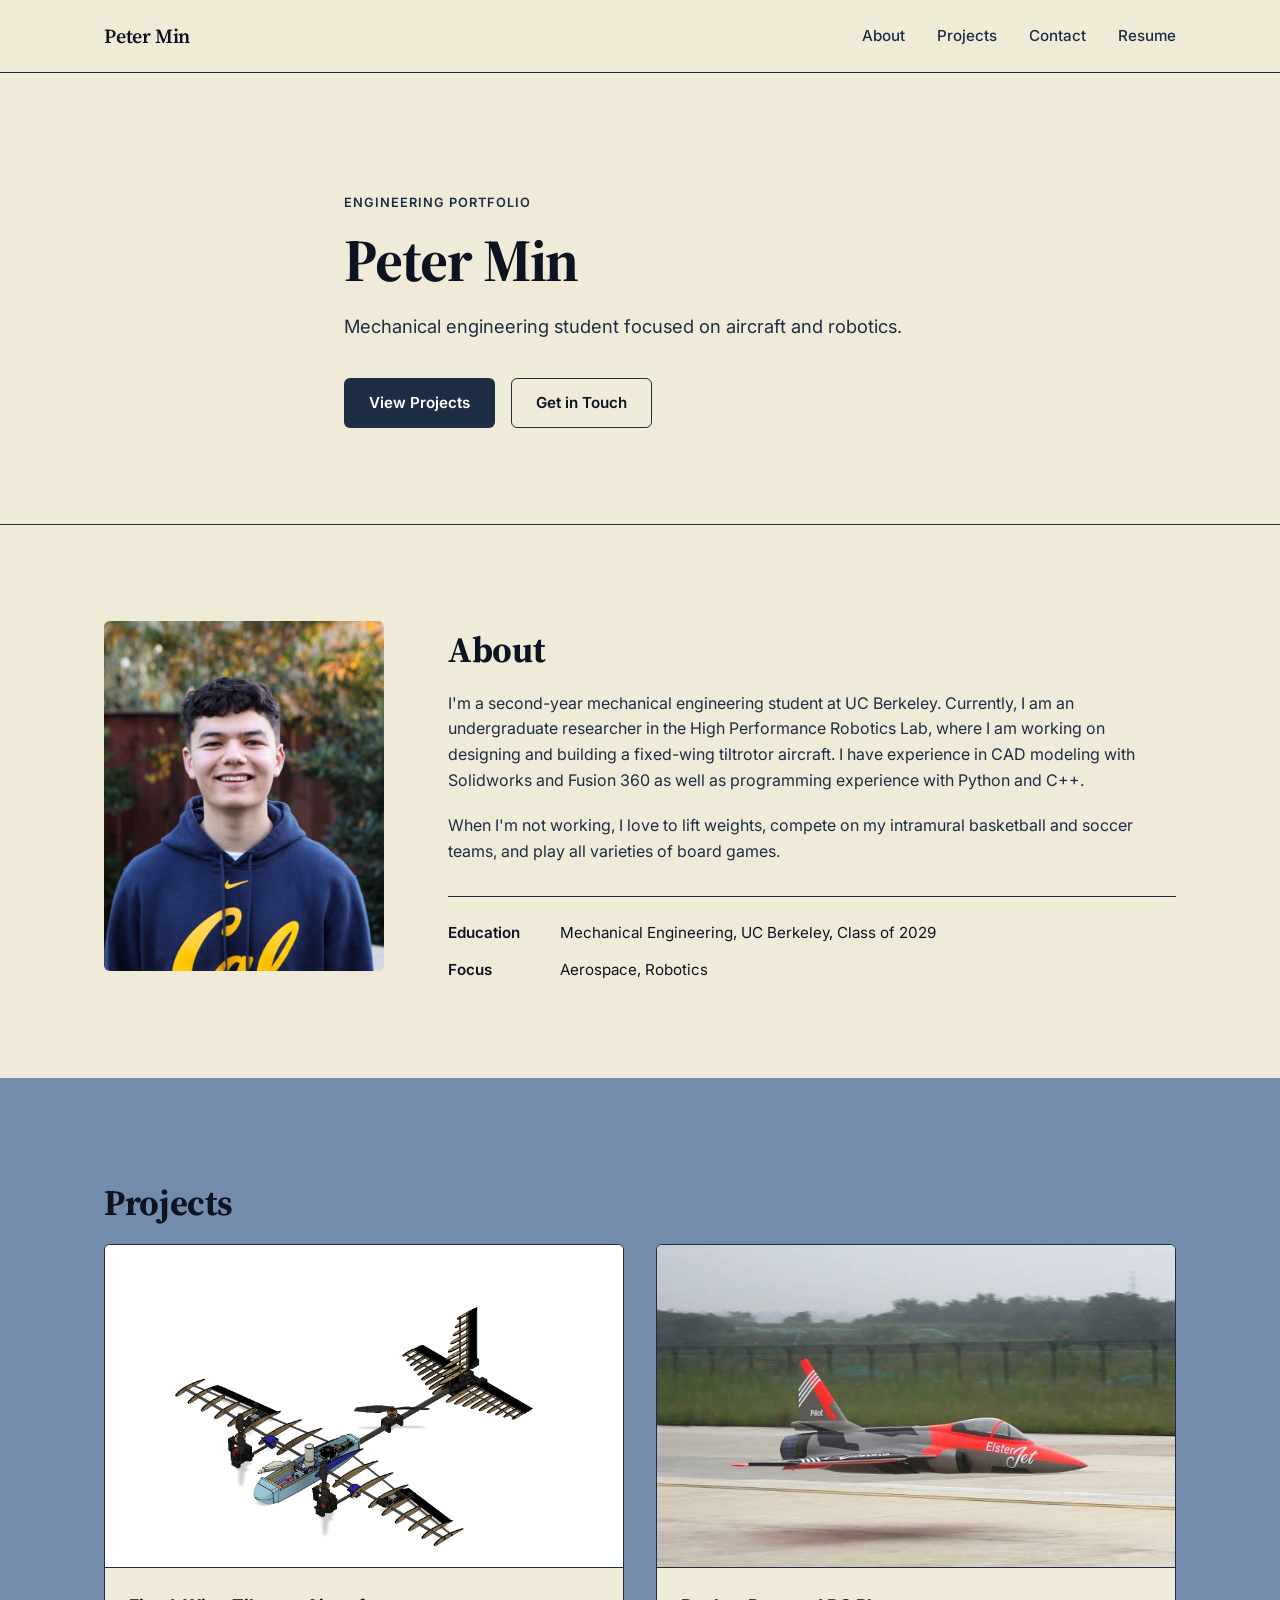
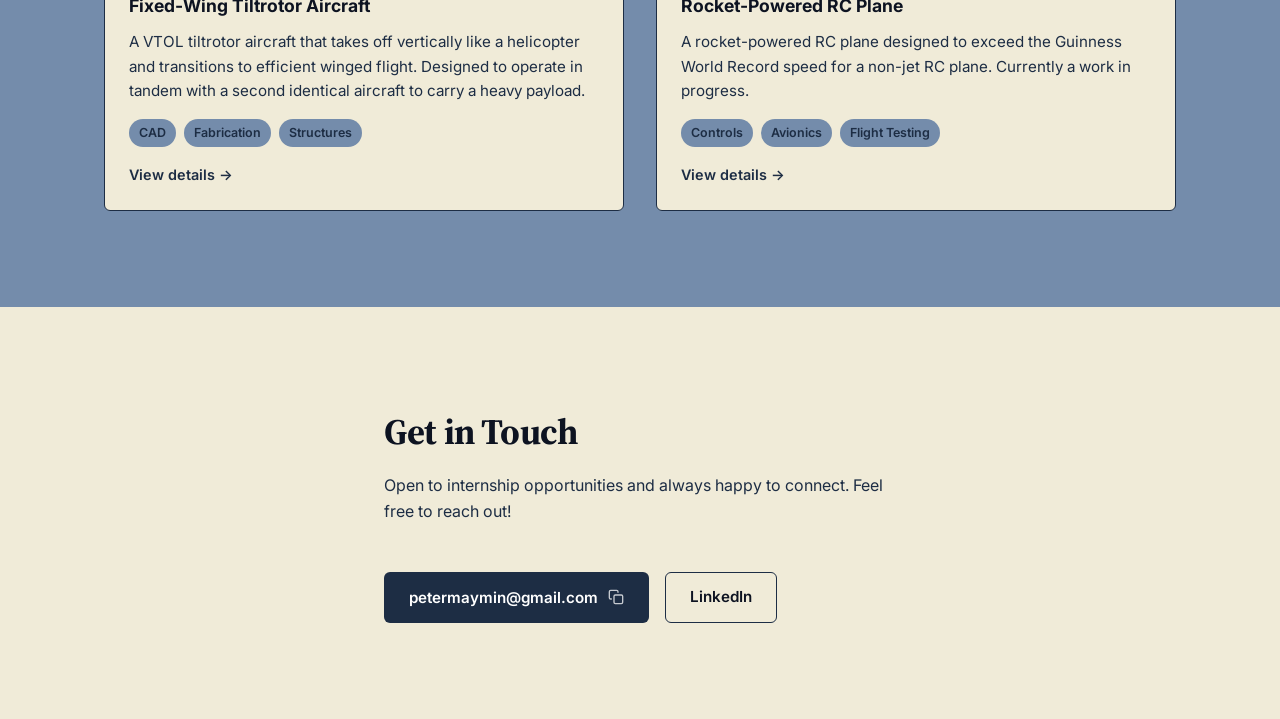
<file: index.html>
<!DOCTYPE html>
<html lang="en">
<head>
<meta charset="UTF-8">
<meta name="viewport" content="width=device-width, initial-scale=1.0">
<title>Peter Min — Engineering Portfolio</title>
<meta name="description" content="Engineering portfolio of Peter Min.">
<meta name="color-scheme" content="light">
<link rel="stylesheet" href="css/style.css">
<link rel="preconnect" href="https://fonts.googleapis.com">
<link rel="preconnect" href="https://fonts.gstatic.com" crossorigin>
<link href="https://fonts.googleapis.com/css2?family=Inter:wght@400;500;600;700&family=Source+Serif+4:opsz,wght@8..60,500;8..60,600&display=swap" rel="stylesheet">
</head>
<body>

<a class="skip-link" href="#main">Skip to content</a>

<header class="site-header">
  <div class="container header-inner">
    <a href="#" class="logo">Peter Min</a>
    <nav class="nav">
      <button class="nav-toggle" aria-label="Toggle navigation" aria-expanded="false">
        <span></span><span></span><span></span>
      </button>
      <ul class="nav-links">
        <li><a href="#about">About</a></li>
        <li><a href="#projects">Projects</a></li>
        <li><a href="#contact">Contact</a></li>
        <li><a href="files/Peter_Min_Resume.pdf" target="_blank" rel="noopener">Resume</a></li>
      </ul>
    </nav>
  </div>
</header>

<main id="main">

  <!-- Hero -->
  <section class="hero">
    <div class="container hero-inner">
      <p class="eyebrow">Engineering Portfolio</p>
      <h1>Peter Min</h1>
      <p class="hero-subtitle">
        Mechanical engineering student focused on aircraft and robotics. 
      </p>
      <div class="hero-actions">
        <a href="#projects" class="btn btn-primary">View Projects</a>
        <a href="#contact" class="btn btn-outline">Get in Touch</a>
      </div>
    </div>
  </section>

  <!-- About -->
  <section id="about" class="section">
    <div class="container about-grid">
      <div class="about-image">
        <img src="files/profile-photo.jpg" alt="Peter Min" class="about-photo">
      </div>
      <div class="about-text">
        <h2 class="section-title">About</h2>
        <p>
          I'm a second-year mechanical engineering student at UC Berkeley. 
          Currently, I am an undergraduate researcher in the High Performance 
          Robotics Lab, where I am working on designing and building a 
          fixed-wing tiltrotor aircraft. I have experience in CAD modeling
          with Solidworks and Fusion 360 as well as programming experience 
          with Python and C++. 
        </p>
        <p>
          When I'm not working, I love to lift weights, compete on my intramural
          basketball and soccer teams, and play all varieties of board games. 
        </p>
        <ul class="about-facts">
          <!-- <li><span>Location</span>[City, State]</li> -->
          <li><span>Education</span>Mechanical Engineering, UC Berkeley, Class of 2029</li>
          <li><span>Focus</span>Aerospace, Robotics</li>
        </ul>
      </div>
    </div>
  </section>

  <!-- Projects -->
  <section id="projects" class="section section-alt">
    <div class="container">
      <h2 class="section-title">Projects</h2>
      <!-- <p class="section-subtitle">A selection of design, analysis, and build work.</p> -->

      <div class="project-grid">

         <article class="project-card">
          <img src="files/TiltrotorCoverPhoto.png" alt="Tiltrotor project" class="project-image">
          <div class="project-body">
            <h3>Fixed-Wing Tiltrotor Aircraft</h3>
            <p>A VTOL tiltrotor aircraft that takes off vertically like a 
              helicopter and transitions to efficient winged flight. 
              Designed to operate in tandem with a second identical aircraft 
              to carry a heavy payload.</p>
            <ul class="tag-list">
              <li>CAD</li>
              <li>Fabrication</li>
              <li>Structures</li>
            </ul>
            <a href="projects/tiltrotor.html" class="project-link">View details &rarr;</a>
          </div>
        </article>

        <article class="project-card">
          <img src="files/RCPlaneCoverPhoto.jpg" alt="RC Plane project" class="project-image">
          <div class="project-body">
            <h3>Rocket-Powered RC Plane</h3>
            <p>A rocket-powered RC plane designed to exceed the Guinness 
              World Record speed for a non-jet RC plane. Currently a work 
              in progress.</p>
            <ul class="tag-list">
              <li>Controls</li>
              <li>Avionics</li>
              <li>Flight Testing</li>
            </ul>
            <a href="projects/rc-plane.html" class="project-link">View details &rarr;</a>
          </div>
        </article>

      </div>
    </div>
  </section>
  
  <!-- Skills -->
   <!-- 
  <section id="skills" class="section">
    <div class="container">
      <h2 class="section-title">Skills</h2>
      <div class="skills-grid">
        <div class="skill-group">
          <h3>Design &amp; CAD</h3>
          <ul>
            <li>SolidWorks</li>
            <li>AutoCAD</li>
            <li>Fusion 360</li>
          </ul>
        </div>
        <div class="skill-group">
          <h3>Analysis</h3>
          <ul>
            <li>Finite Element Analysis</li>
            <li>MATLAB</li>
            <li>Structural Calculations</li>
          </ul>
        </div>
        <div class="skill-group">
          <h3>Fabrication</h3>
          <ul>
            <li>CNC Machining</li>
            <li>3D Printing</li>
            <li>Welding</li>
          </ul>
        </div>
        <div class="skill-group">
          <h3>Other</h3>
          <ul>
            <li>Project Management</li>
            <li>Technical Writing</li>
            <li>[Add more]</li>
          </ul>
        </div>
      </div>
    </div>
  </section>
-->
  <!-- Contact -->
  <section id="contact" class="section">
    <div class="container contact-inner">
      <h2 class="section-title">Get in Touch</h2>
      <p class="section-subtitle">
        Open to internship opportunities and always happy to connect. Feel free to reach out!
      </p>
      <div class="contact-links">
        <button type="button" class="btn btn-primary email-btn" data-copy="petermaymin@gmail.com" aria-label="Copy email address" title="Copy email address">
          petermaymin@gmail.com
          <span class="copy-icon" aria-hidden="true">
            <svg class="icon-copy" viewBox="0 0 24 24" fill="none" stroke="currentColor" stroke-width="2" stroke-linecap="round" stroke-linejoin="round" aria-hidden="true"><rect x="9" y="9" width="13" height="13" rx="2"></rect><path d="M5 15H4a2 2 0 0 1-2-2V4a2 2 0 0 1 2-2h9a2 2 0 0 1 2 2v1"></path></svg>
            <svg class="icon-check" viewBox="0 0 24 24" fill="none" stroke="currentColor" stroke-width="2" stroke-linecap="round" stroke-linejoin="round" aria-hidden="true"><polyline points="20 6 9 17 4 12"></polyline></svg>
          </span>
        </button>
        <a href="https://www.linkedin.com/in/peter-min-profile" class="btn btn-outline" target="_blank" rel="noopener">LinkedIn</a>
      </div>
    </div>
  </section>

</main>

<div class="toast" role="status" aria-live="polite"></div>

<!--
<footer class="site-footer">
  <div class="container">
    <p>&copy; <span id="year"></span> Peter Min. All rights reserved.</p>
  </div>
</footer>
-->
<script src="js/main.js"></script>
</body>
</html>
</file>
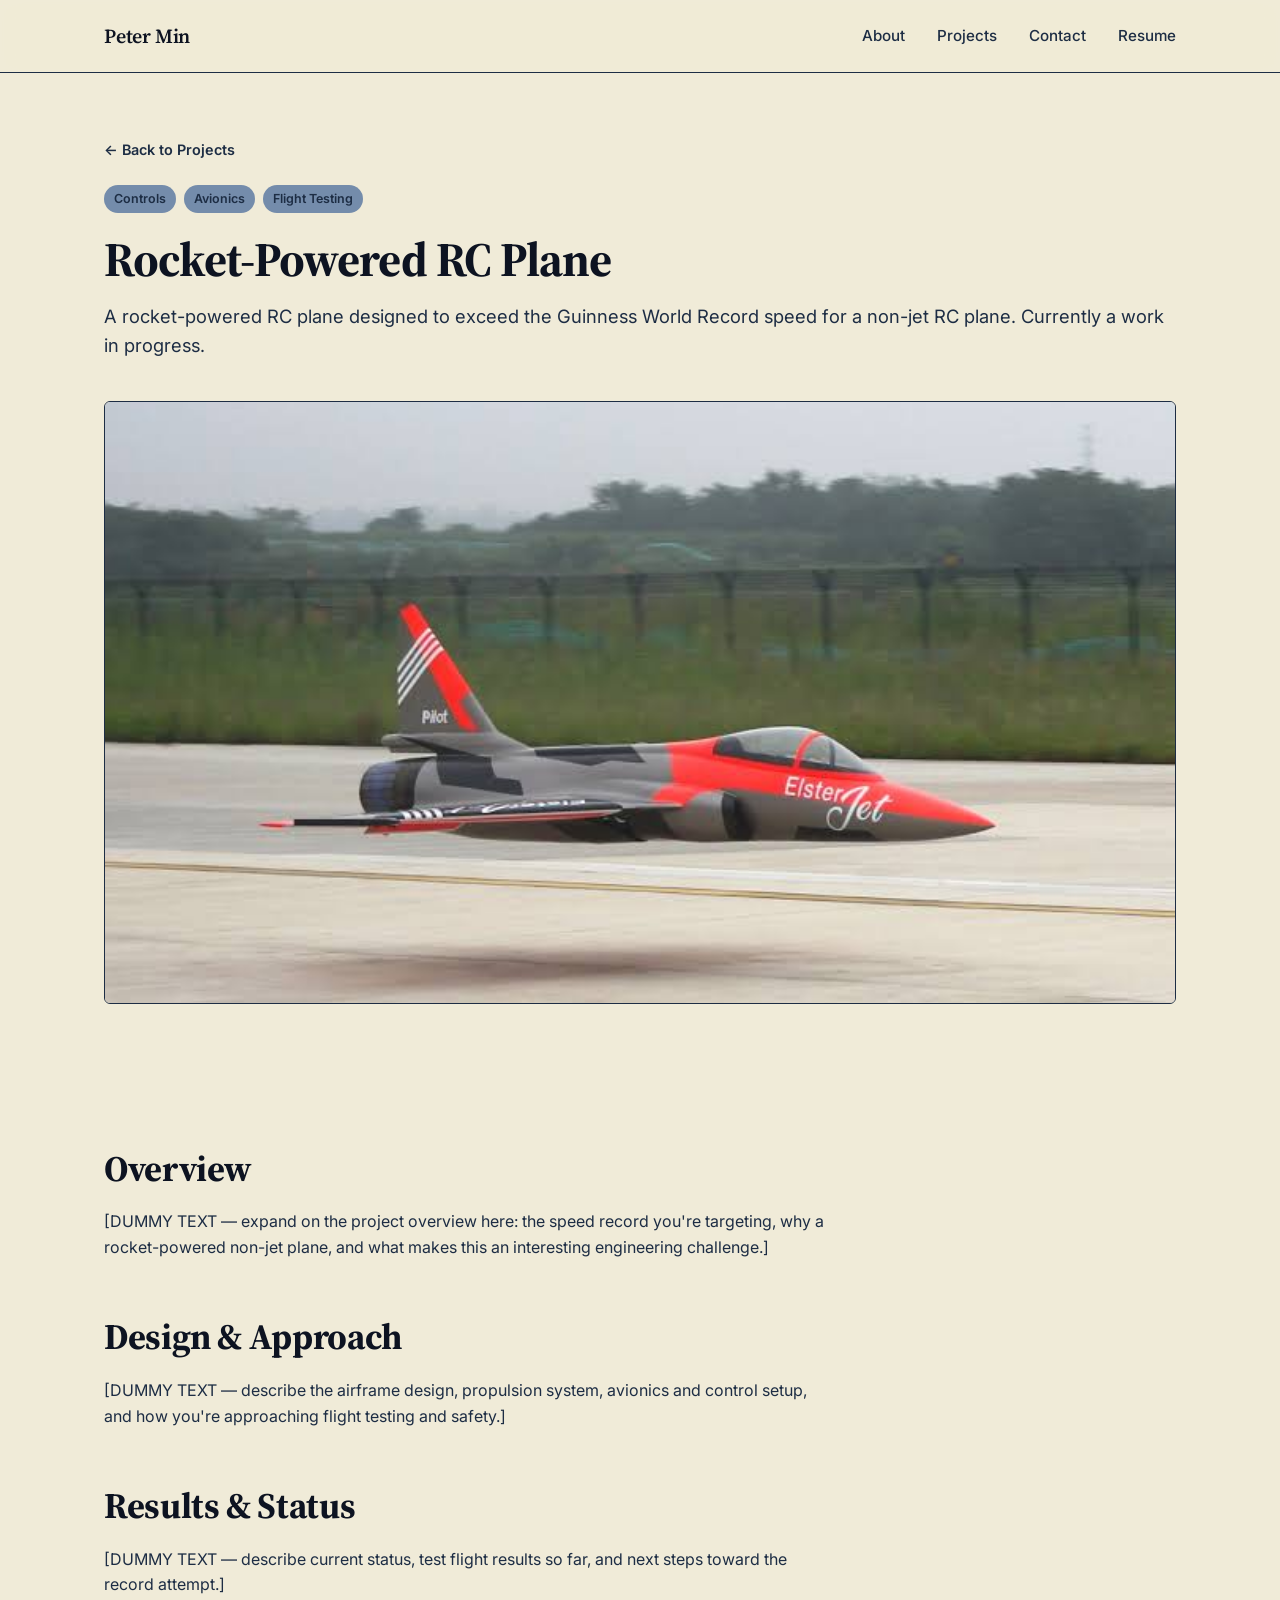
<file: projects/rc-plane.html>
<!DOCTYPE html>
<html lang="en">
<head>
<meta charset="UTF-8">
<meta name="viewport" content="width=device-width, initial-scale=1.0">
<title>Rocket-Powered RC Plane — Peter Min</title>
<meta name="description" content="Rocket-Powered RC Plane project by Peter Min.">
<meta name="color-scheme" content="light">
<link rel="stylesheet" href="../css/style.css">
<link rel="preconnect" href="https://fonts.googleapis.com">
<link rel="preconnect" href="https://fonts.gstatic.com" crossorigin>
<link href="https://fonts.googleapis.com/css2?family=Inter:wght@400;500;600;700&family=Source+Serif+4:opsz,wght@8..60,500;8..60,600&display=swap" rel="stylesheet">
</head>
<body>

<a class="skip-link" href="#main">Skip to content</a>

<header class="site-header">
  <div class="container header-inner">
    <a href="../index.html" class="logo">Peter Min</a>
    <nav class="nav">
      <button class="nav-toggle" aria-label="Toggle navigation" aria-expanded="false">
        <span></span><span></span><span></span>
      </button>
      <ul class="nav-links">
        <li><a href="../index.html#about">About</a></li>
        <li><a href="../index.html#projects">Projects</a></li>
        <li><a href="../index.html#contact">Contact</a></li>
        <li><a href="../files/Peter_Min_Resume.pdf" target="_blank" rel="noopener">Resume</a></li>
      </ul>
    </nav>
  </div>
</header>

<main id="main">

  <section class="project-intro">
    <div class="container">
      <a href="../index.html#projects" class="back-link">&larr; Back to Projects</a>
      <ul class="tag-list">
        <li>Controls</li>
        <li>Avionics</li>
        <li>Flight Testing</li>
      </ul>
      <h1>Rocket-Powered RC Plane</h1>
      <p class="hero-subtitle">
        A rocket-powered RC plane designed to exceed the Guinness World Record speed
        for a non-jet RC plane. Currently a work in progress.
      </p>
    </div>
  </section>

  <div class="container">
    <img src="../files/RCPlaneCoverPhoto.jpg" alt="Rocket-Powered RC Plane" class="project-detail-image">
  </div>

  <section class="section">
    <div class="container project-content">
      <h2 class="section-title">Overview</h2>
      <p>[DUMMY TEXT — expand on the project overview here: the speed record you're
        targeting, why a rocket-powered non-jet plane, and what makes this an
        interesting engineering challenge.]</p>

      <h2 class="section-title">Design &amp; Approach</h2>
      <p>[DUMMY TEXT — describe the airframe design, propulsion system, avionics
        and control setup, and how you're approaching flight testing and safety.]</p>

      <h2 class="section-title">Results &amp; Status</h2>
      <p>[DUMMY TEXT — describe current status, test flight results so far, and
        next steps toward the record attempt.]</p>
    </div>
  </section>

</main>
<!--
<footer class="site-footer">
  <div class="container">
    <p>&copy; <span id="year"></span> Peter Min. All rights reserved.</p>
  </div>
</footer>
-->
<script src="../js/main.js"></script>
</body>
</html>
</file>
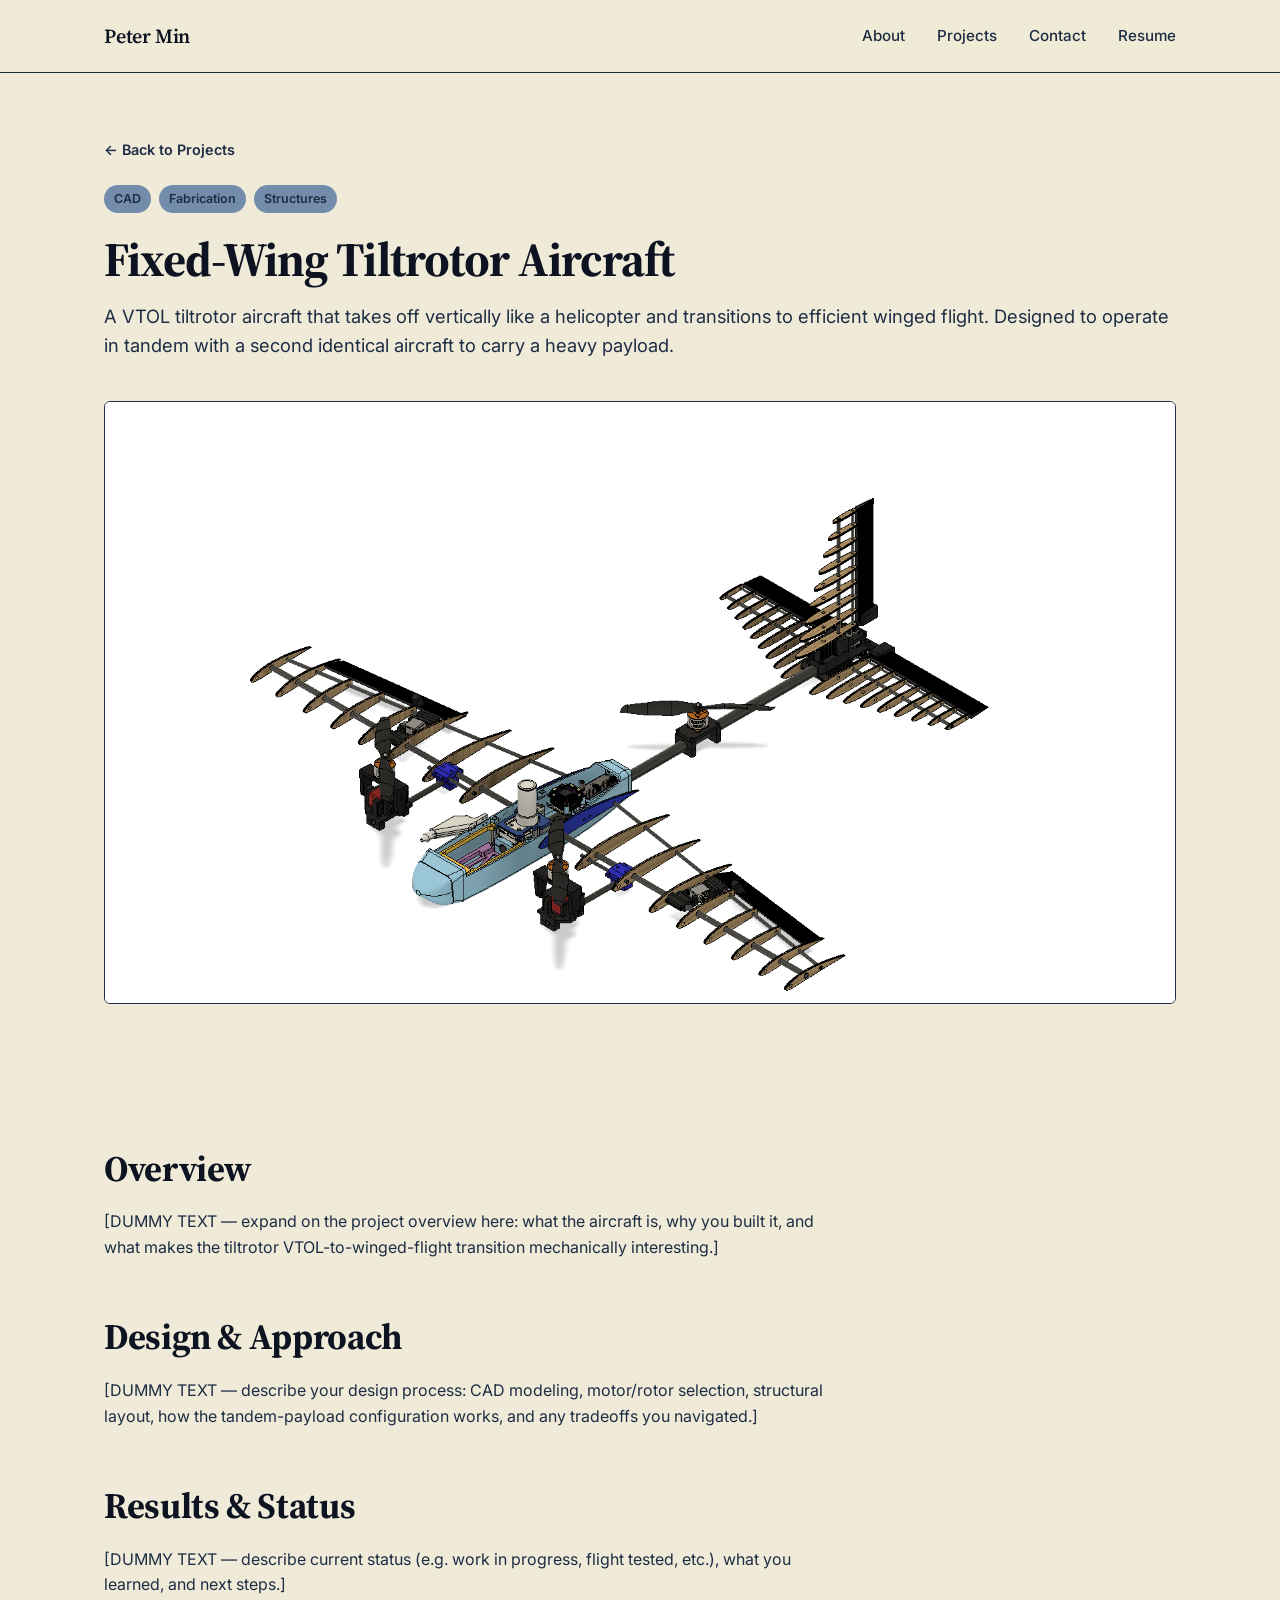
<file: projects/tiltrotor.html>
<!DOCTYPE html>
<html lang="en">
<head>
<meta charset="UTF-8">
<meta name="viewport" content="width=device-width, initial-scale=1.0">
<title>Fixed-Wing Tiltrotor Aircraft — Peter Min</title>
<meta name="description" content="Fixed-Wing Tiltrotor Aircraft project by Peter Min.">
<meta name="color-scheme" content="light">
<link rel="stylesheet" href="../css/style.css">
<link rel="preconnect" href="https://fonts.googleapis.com">
<link rel="preconnect" href="https://fonts.gstatic.com" crossorigin>
<link href="https://fonts.googleapis.com/css2?family=Inter:wght@400;500;600;700&family=Source+Serif+4:opsz,wght@8..60,500;8..60,600&display=swap" rel="stylesheet">
</head>
<body>

<a class="skip-link" href="#main">Skip to content</a>

<header class="site-header">
  <div class="container header-inner">
    <a href="../index.html" class="logo">Peter Min</a>
    <nav class="nav">
      <button class="nav-toggle" aria-label="Toggle navigation" aria-expanded="false">
        <span></span><span></span><span></span>
      </button>
      <ul class="nav-links">
        <li><a href="../index.html#about">About</a></li>
        <li><a href="../index.html#projects">Projects</a></li>
        <li><a href="../index.html#contact">Contact</a></li>
        <li><a href="../files/Peter_Min_Resume.pdf" target="_blank" rel="noopener">Resume</a></li>
      </ul>
    </nav>
  </div>
</header>

<main id="main">

  <section class="project-intro">
    <div class="container">
      <a href="../index.html#projects" class="back-link">&larr; Back to Projects</a>
      <ul class="tag-list">
        <li>CAD</li>
        <li>Fabrication</li>
        <li>Structures</li>
      </ul>
      <h1>Fixed-Wing Tiltrotor Aircraft</h1>
      <p class="hero-subtitle">
        A VTOL tiltrotor aircraft that takes off vertically like a helicopter and
        transitions to efficient winged flight. Designed to operate in tandem with a
        second identical aircraft to carry a heavy payload.
      </p>
    </div>
  </section>

  <div class="container">
    <img src="../files/TiltrotorCoverPhoto.png" alt="Fixed-Wing Tiltrotor Aircraft" class="project-detail-image">
  </div>

  <section class="section">
    <div class="container project-content">
      <h2 class="section-title">Overview</h2>
      <p>[DUMMY TEXT — expand on the project overview here: what the aircraft is,
        why you built it, and what makes the tiltrotor VTOL-to-winged-flight
        transition mechanically interesting.]</p>

      <h2 class="section-title">Design &amp; Approach</h2>
      <p>[DUMMY TEXT — describe your design process: CAD modeling, motor/rotor
        selection, structural layout, how the tandem-payload configuration works,
        and any tradeoffs you navigated.]</p>

      <h2 class="section-title">Results &amp; Status</h2>
      <p>[DUMMY TEXT — describe current status (e.g. work in progress, flight
        tested, etc.), what you learned, and next steps.]</p>
    </div>
  </section>

</main>
<!--
<footer class="site-footer">
  <div class="container">
    <p>&copy; <span id="year"></span> Peter Min. All rights reserved.</p>
  </div>
</footer>
-->
<script src="../js/main.js"></script>
</body>
</html>
</file>
<file: css/style.css>
/* ---------------------------------
   Custom properties
--------------------------------- */
:root {
  --color-bg: #f0ebd8;
  --color-bg-alt: #748CAB;
  --color-text: #0d1321;
  --color-text-muted: #1d2d44;
  --color-border: #1d2d44;
  --color-accent: #1d2d44;
  --color-accent-dark: #0d1321;
  --font-sans: 'Inter', -apple-system, BlinkMacSystemFont, 'Segoe UI', sans-serif;
  --font-serif: 'Source Serif 4', Georgia, serif;
  --max-width: 1120px;
  --radius: 6px;
}

/* ---------------------------------
   Reset & base
--------------------------------- */
* { box-sizing: border-box; }

html { scroll-behavior: smooth; }

body {
  margin: 0;
  font-family: var(--font-sans);
  color: var(--color-text);
  background: var(--color-bg);
  line-height: 1.6;
  -webkit-font-smoothing: antialiased;
}

img { max-width: 100%; display: block; }

a { color: inherit; text-decoration: none; }
a:visited { color: inherit; }

ul { list-style: none; margin: 0; padding: 0; }

.container {
  max-width: var(--max-width);
  margin: 0 auto;
  padding: 0 24px;
}

.skip-link {
  position: absolute;
  left: -999px;
  top: 0;
  background: var(--color-accent);
  color: #fff;
  padding: 10px 16px;
  z-index: 1000;
}
.skip-link:focus { left: 12px; top: 12px; }

/* ---------------------------------
   Buttons
--------------------------------- */
.btn {
  display: inline-block;
  padding: 12px 24px;
  border-radius: var(--radius);
  font-family: inherit;
  font-weight: 600;
  font-size: 0.95rem;
  border: 1px solid transparent;
  cursor: pointer;
  transition: transform 0.15s ease, background-color 0.15s ease, color 0.15s ease, border-color 0.15s ease;
}
.btn:hover { transform: translateY(-1px); }

.btn-primary,
.btn-primary:link,
.btn-primary:visited {
  background: var(--color-accent);
  color: #fff;
}
.btn-primary:hover { background: var(--color-accent-dark); }

.btn-outline {
  border-color: var(--color-border);
  color: var(--color-text);
}
.btn-outline:hover { border-color: var(--color-accent); color: var(--color-accent); }

.btn-small {
  padding: 8px 16px;
  font-size: 0.85rem;
}

/* ---------------------------------
   Header
--------------------------------- */
.site-header {
  position: sticky;
  top: 0;
  z-index: 100;
  background: color-mix(in srgb, var(--color-bg) 90%, transparent);
  backdrop-filter: saturate(180%) blur(10px);
  border-bottom: 1px solid var(--color-border);
}

.header-inner {
  display: flex;
  align-items: center;
  justify-content: space-between;
  height: 72px;
}

.logo {
  font-family: var(--font-serif);
  font-weight: 600;
  font-size: 1.25rem;
  letter-spacing: -0.01em;
}

.nav { display: flex; align-items: center; }

.nav-links {
  display: flex;
  align-items: center;
  gap: 32px;
}

.nav-links a:not(.btn) {
  font-size: 0.95rem;
  font-weight: 500;
  color: var(--color-text-muted);
}
.nav-links a:not(.btn):hover { color: var(--color-text); }

.nav-toggle {
  display: none;
  flex-direction: column;
  justify-content: center;
  gap: 5px;
  width: 36px;
  height: 36px;
  background: none;
  border: none;
  cursor: pointer;
}
.nav-toggle span {
  display: block;
  width: 100%;
  height: 2px;
  background: var(--color-text);
}

/* ---------------------------------
   Hero
--------------------------------- */
.hero {
  padding: 120px 0 96px;
  border-bottom: 1px solid var(--color-border);
}

.hero-inner { max-width: 640px; }

.eyebrow {
  text-transform: uppercase;
  letter-spacing: 0.08em;
  font-size: 0.8rem;
  font-weight: 600;
  color: var(--color-accent);
  margin: 0 0 16px;
}

.hero h1 {
  font-family: var(--font-serif);
  font-size: clamp(2.5rem, 5vw, 3.75rem);
  line-height: 1.05;
  margin: 0 0 20px;
  letter-spacing: -0.02em;
}

.hero-subtitle {
  font-size: 1.15rem;
  color: var(--color-text-muted);
  margin: 0 0 36px;
}

.hero-actions { display: flex; gap: 16px; flex-wrap: wrap; }

/* ---------------------------------
   Sections
--------------------------------- */
.section { padding: 96px 0; }
.section-alt { background: var(--color-bg-alt); }

.section-title {
  font-family: var(--font-serif);
  font-size: clamp(1.75rem, 3vw, 2.25rem);
  margin: 0 0 12px;
  letter-spacing: -0.01em;
}

.section-subtitle {
  color: var(--color-text-muted);
  margin: 0 0 48px;
  max-width: 560px;
}

/* ---------------------------------
   About
--------------------------------- */
.about-grid {
  display: grid;
  grid-template-columns: 280px 1fr;
  gap: 64px;
  align-items: start;
}

.image-placeholder {
  background: var(--color-bg-alt);
  border: 1px dashed var(--color-border);
  color: var(--color-text-muted);
  display: flex;
  align-items: center;
  justify-content: center;
  font-size: 0.9rem;
  border-radius: var(--radius);
}

.about-image .image-placeholder {
  aspect-ratio: 4 / 5;
}

.about-photo {
  width: 100%;
  aspect-ratio: 4 / 5;
  object-fit: cover;
  border-radius: var(--radius);
}

.about-text p {
  color: var(--color-text-muted);
  margin: 0 0 20px;
}

.about-facts {
  margin-top: 32px;
  border-top: 1px solid var(--color-border);
  padding-top: 24px;
  display: grid;
  gap: 12px;
}

.about-facts li {
  display: flex;
  gap: 12px;
  font-size: 0.95rem;
}

.about-facts span {
  min-width: 100px;
  font-weight: 600;
  color: var(--color-text);
}

/* ---------------------------------
   Projects
--------------------------------- */
.project-grid {
  display: grid;
  grid-template-columns: repeat(auto-fit, minmax(300px, 1fr));
  gap: 32px;
}

.project-card {
  display: flex;
  flex-direction: column;
  background: var(--color-bg);
  border: 1px solid var(--color-border);
  border-radius: var(--radius);
  overflow: hidden;
  transition: transform 0.2s ease, box-shadow 0.2s ease;
}
.project-card:hover {
  transform: translateY(-4px);
  box-shadow: 0 12px 24px -12px rgba(0,0,0,0.15);
}

.project-image.image-placeholder {
  aspect-ratio: 16 / 10;
  border-radius: 0;
  border-width: 0 0 1px 0;
}

img.project-image {
  width: 100%;
  aspect-ratio: 16 / 10;
  object-fit: cover;
  border-bottom: 1px solid var(--color-border);
}

.project-body {
  display: flex;
  flex-direction: column;
  flex: 1;
  padding: 24px;
}

.project-body h3 {
  font-size: 1.1rem;
  margin: 0 0 10px;
}

.project-body p {
  color: var(--color-text-muted);
  font-size: 0.95rem;
  margin: 0 0 16px;
}

.tag-list {
  display: flex;
  flex-wrap: wrap;
  gap: 8px;
  margin-top: auto;
  margin-bottom: 16px;
}

.tag-list li {
  font-size: 0.78rem;
  font-weight: 600;
  padding: 4px 10px;
  border-radius: 999px;
  background: var(--color-bg-alt);
  color: var(--color-text-muted);
}

.project-link {
  font-weight: 600;
  font-size: 0.9rem;
  color: var(--color-accent);
}
.project-link:hover { color: var(--color-accent-dark); }

/* ---------------------------------
   Project Detail Page
--------------------------------- */
.back-link {
  display: inline-flex;
  align-items: center;
  gap: 6px;
  font-weight: 600;
  font-size: 0.9rem;
  color: var(--color-text-muted);
  margin-bottom: 24px;
}
.back-link:hover { color: var(--color-text); }

.project-intro { padding: 64px 0 40px; }

.project-intro h1 {
  font-family: var(--font-serif);
  font-size: clamp(2rem, 4vw, 3rem);
  line-height: 1.1;
  margin: 20px 0 16px;
  letter-spacing: -0.02em;
}

.project-intro .hero-subtitle { margin-bottom: 0; }

.project-detail-image {
  width: 100%;
  aspect-ratio: 16 / 9;
  object-fit: cover;
  border-radius: var(--radius);
  border: 1px solid var(--color-border);
}

.project-content { padding-top: 40px; }

.project-content h2.section-title {
  margin-top: 48px;
}
.project-content h2.section-title:first-child { margin-top: 0; }

.project-content p {
  color: var(--color-text-muted);
  max-width: 720px;
  margin: 0 0 20px;
}

/* ---------------------------------
   Skills
--------------------------------- */
.skills-grid {
  display: grid;
  grid-template-columns: repeat(auto-fit, minmax(200px, 1fr));
  gap: 40px;
}

.skill-group h3 {
  font-size: 1rem;
  margin: 0 0 16px;
  padding-bottom: 10px;
  border-bottom: 2px solid var(--color-accent);
  display: inline-block;
}

.skill-group ul { display: grid; gap: 8px; }

.skill-group li {
  color: var(--color-text-muted);
  font-size: 0.95rem;
}

/* ---------------------------------
   Contact
--------------------------------- */
.contact-inner { max-width: 560px; }

.contact-links {
  display: flex;
  gap: 16px;
  flex-wrap: wrap;
  margin-top: 8px;
}

.email-btn {
  display: inline-flex;
  align-items: center;
  gap: 10px;
}

.copy-icon {
  display: inline-flex;
  align-items: center;
  justify-content: center;
  opacity: 0.75;
}

.copy-icon svg { width: 16px; height: 16px; }

.copy-icon .icon-check { display: none; }
.email-btn.copied .copy-icon { opacity: 1; }
.email-btn.copied .icon-copy { display: none; }
.email-btn.copied .icon-check { display: block; }

/* ---------------------------------
   Toast
--------------------------------- */
.toast {
  position: fixed;
  left: 50%;
  bottom: 32px;
  transform: translate(-50%, 12px);
  background: var(--color-text);
  color: var(--color-bg);
  font-weight: 600;
  font-size: 0.9rem;
  padding: 12px 22px;
  border-radius: 999px;
  box-shadow: 0 12px 24px -8px rgba(0, 0, 0, 0.35);
  opacity: 0;
  pointer-events: none;
  transition: opacity 0.25s ease, transform 0.25s ease;
  z-index: 1000;
}

.toast.show {
  opacity: 1;
  transform: translate(-50%, 0);
}

/* ---------------------------------
   Footer
--------------------------------- */
.site-footer {
  padding: 32px 0;
  border-top: 1px solid var(--color-border);
  text-align: center;
}

.site-footer p {
  color: var(--color-text-muted);
  font-size: 0.85rem;
  margin: 0;
}

/* ---------------------------------
   Responsive
--------------------------------- */
@media (max-width: 860px) {
  .about-grid { grid-template-columns: 1fr; }
  .about-image .image-placeholder { max-width: 240px; }
}

@media (max-width: 720px) {
  .nav-toggle { display: flex; }

  .nav-links {
    position: absolute;
    top: 72px;
    left: 0;
    right: 0;
    background: var(--color-bg);
    border-bottom: 1px solid var(--color-border);
    flex-direction: column;
    align-items: flex-start;
    padding: 24px;
    gap: 20px;
    display: none;
  }

  .nav-links.is-open { display: flex; }

  .hero { padding: 80px 0 64px; }
  .section { padding: 64px 0; }
}
</file>
